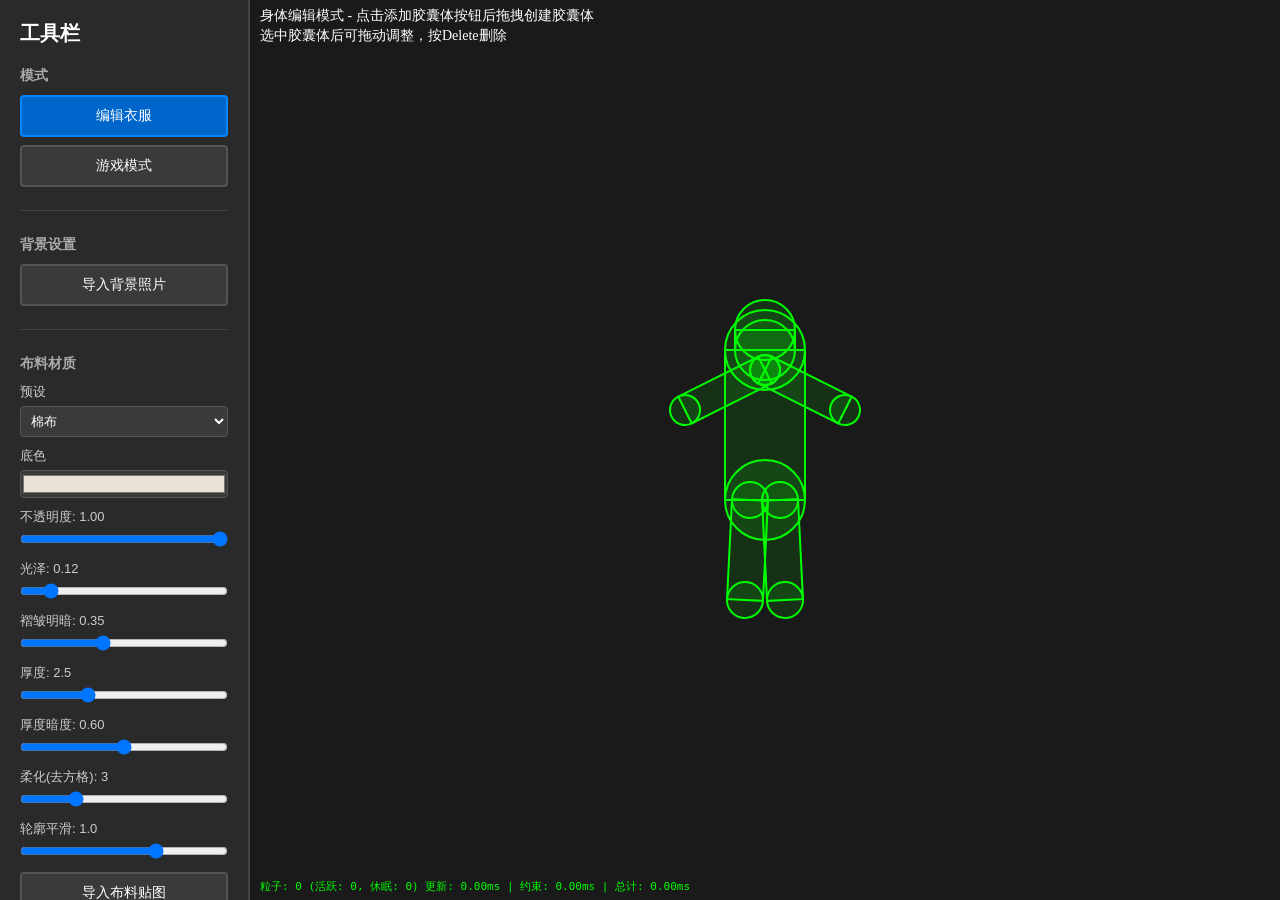
<file: index.html>
<!DOCTYPE html>
<html lang="zh-CN">
<head>
    <meta charset="UTF-8">
    <meta name="viewport" content="width=device-width, initial-scale=1.0">
    <title>布料模拟游戏</title>
    <link rel="stylesheet" href="css/style.css">
</head>
<body>
    <div id="app">
        <div id="toolbar">
            <h2>工具栏</h2>
            <div class="tool-section">
                <h3>模式</h3>
                <button id="mode-edit-cloth" class="tool-btn active">编辑衣服</button>
                <button id="mode-play" class="tool-btn">游戏模式</button>
            </div>
            <div class="tool-section" id="body-tools">
                <h3>背景设置</h3>
                <button id="load-image" class="tool-btn">导入背景照片</button>
                <input type="file" id="image-input" accept="image/*" style="display:none">
            </div>
            <div class="tool-section" id="cloth-tools" style="display:none">
                <h3>衣服编辑</h3>
                <button id="draw-cloth" class="tool-btn">绘制衣服</button>
                <button id="import-cloth" class="tool-btn">导入衣服图片</button>
                <input type="file" id="cloth-image-input" accept="image/*" style="display:none">
                <button id="finish-cloth" class="tool-btn" style="display:none">完成绘制</button>
                <button id="cancel-cloth" class="tool-btn" style="display:none">取消绘制</button>
                <button id="pin-points" class="tool-btn">固定点模式</button>
                <button id="draw-track" class="tool-btn">绘制滑轨</button>
                <button id="finish-track" class="tool-btn" style="display:none">完成滑轨</button>
                <button id="cancel-track" class="tool-btn" style="display:none">取消滑轨</button>
                <button id="bind-track" class="tool-btn">绑定滑轨节点</button>
                <button id="clear-track" class="tool-btn">清除滑轨</button>
                <label>滑轨摩擦力: <span id="track-friction-value">0.1</span><input type="range" id="track-friction" min="0" max="1" step="0.02" value="0.1"></label>
                <button id="clear-cloth" class="tool-btn">清除衣服</button>
                <label>弹性系数: <span id="stiffness-value">0.5</span><input type="range" id="cloth-stiffness" min="0.1" max="1.0" step="0.05" value="0.5"></label>
                <label>网格间距(越小越密): <span id="resolution-value">8</span><input type="range" id="cloth-resolution" min="5" max="25" step="1" value="8"></label>
            </div>
            <div class="tool-section" id="cloth-transform-tools" style="display:none">
                <h3>衣服变换</h3>
                <label>缩放: <span id="cloth-scale-value">1.00</span><input type="range" id="cloth-scale" min="0.2" max="3.0" step="0.05" value="1.0"></label>
                <label>X偏移: <span id="cloth-offset-x-value">0</span><input type="range" id="cloth-offset-x" min="-500" max="500" step="10" value="0"></label>
                <label>Y偏移: <span id="cloth-offset-y-value">0</span><input type="range" id="cloth-offset-y" min="-500" max="500" step="10" value="0"></label>
                <label>透明度: <span id="cloth-preview-opacity-value">0.70</span><input type="range" id="cloth-preview-opacity" min="0.1" max="1" step="0.05" value="0.7"></label>
                <button id="confirm-cloth-import" class="tool-btn">确认生成布料</button>
                <button id="cancel-cloth-import" class="tool-btn">取消导入</button>
            </div>
            <div class="tool-section" id="material-tools">
                <h3>布料材质</h3>
                <label>预设
                    <select id="mat-preset">
                        <option value="cotton">棉布</option>
                        <option value="silk">丝绸</option>
                        <option value="denim">牛仔</option>
                        <option value="leather">皮革</option>
                        <option value="lace">蕾丝</option>
                    </select>
                </label>
                <label>底色 <input type="color" id="mat-color" value="#e8e2d5"></label>
                <label>不透明度: <span id="mat-opacity-value">1.00</span><input type="range" id="mat-opacity" min="0.15" max="1" step="0.05" value="1"></label>
                <label>光泽: <span id="mat-sheen-value">0.12</span><input type="range" id="mat-sheen" min="0" max="1" step="0.02" value="0.12"></label>
                <label>褶皱明暗: <span id="mat-fold-value">0.35</span><input type="range" id="mat-fold" min="0" max="0.9" step="0.05" value="0.35"></label>
                <label>厚度: <span id="mat-thickness-value">2.5</span><input type="range" id="mat-thickness" min="0" max="8" step="0.5" value="2.5"></label>
                <label>厚度暗度: <span id="mat-thickness-darken-value">0.60</span><input type="range" id="mat-thickness-darken" min="0.2" max="1" step="0.05" value="0.6"></label>
                <label>柔化(去方格): <span id="mat-blur-value">3</span><input type="range" id="mat-blur" min="0" max="12" step="0.5" value="3"></label>
                <label>轮廓平滑: <span id="mat-smooth-value">1.0</span><input type="range" id="mat-smooth" min="0" max="1.5" step="0.1" value="1"></label>
                <button id="mat-load-texture" class="tool-btn">导入布料贴图</button>
                <button id="mat-clear-texture" class="tool-btn">清除贴图</button>
                <input type="file" id="mat-texture-input" accept="image/*" style="display:none">
                <label>贴图质量
                    <select id="mat-tex-mode">
                        <option value="fast">快速(每格取色)</option>
                        <option value="fine">精细(逐格贴图)</option>
                    </select>
                </label>
                <label>显示方式
                    <select id="mat-render-mode">
                        <option value="material">材质</option>
                        <option value="both">材质+网格</option>
                        <option value="wireframe">仅网格</option>
                    </select>
                </label>
                <label><input type="checkbox" id="mat-show-nodes" checked> 显示节点标记</label>
            </div>
            <div class="tool-section" id="play-tools" style="display:none">
                <h3>交互工具</h3>
                <button id="tool-hand" class="tool-btn active">手(拖拽)</button>
                <button id="tool-knife" class="tool-btn">小刀(切割)</button>
                <!-- 隐藏未完善的风场功能
                <button id="tool-wind" class="tool-btn">风场</button>
                -->
            </div>
            <div class="tool-section">
                <h3>场景管理</h3>
                <button id="save-scene" class="tool-btn">保存场景到文件</button>
                <button id="load-scene" class="tool-btn">从文件读取场景</button>
                <button id="quick-save" class="tool-btn">快速保存</button>
                <button id="quick-load" class="tool-btn">快速读取</button>
                <input type="file" id="scene-file-input" accept=".json" style="display:none">
            </div>
            <div class="tool-section">
                <h3>控制</h3>
                <button id="reset" class="tool-btn">重置</button>
                <label>重力: <span id="gravity-value">1200</span><input type="range" id="gravity" min="300" max="2500" step="100" value="1200"></label>
            </div>
        </div>
        <div id="canvas-container">
            <canvas id="main-canvas"></canvas>
        </div>
    </div>

    <script type="module" src="src/main.js"></script>
</body>
</html>
</file>
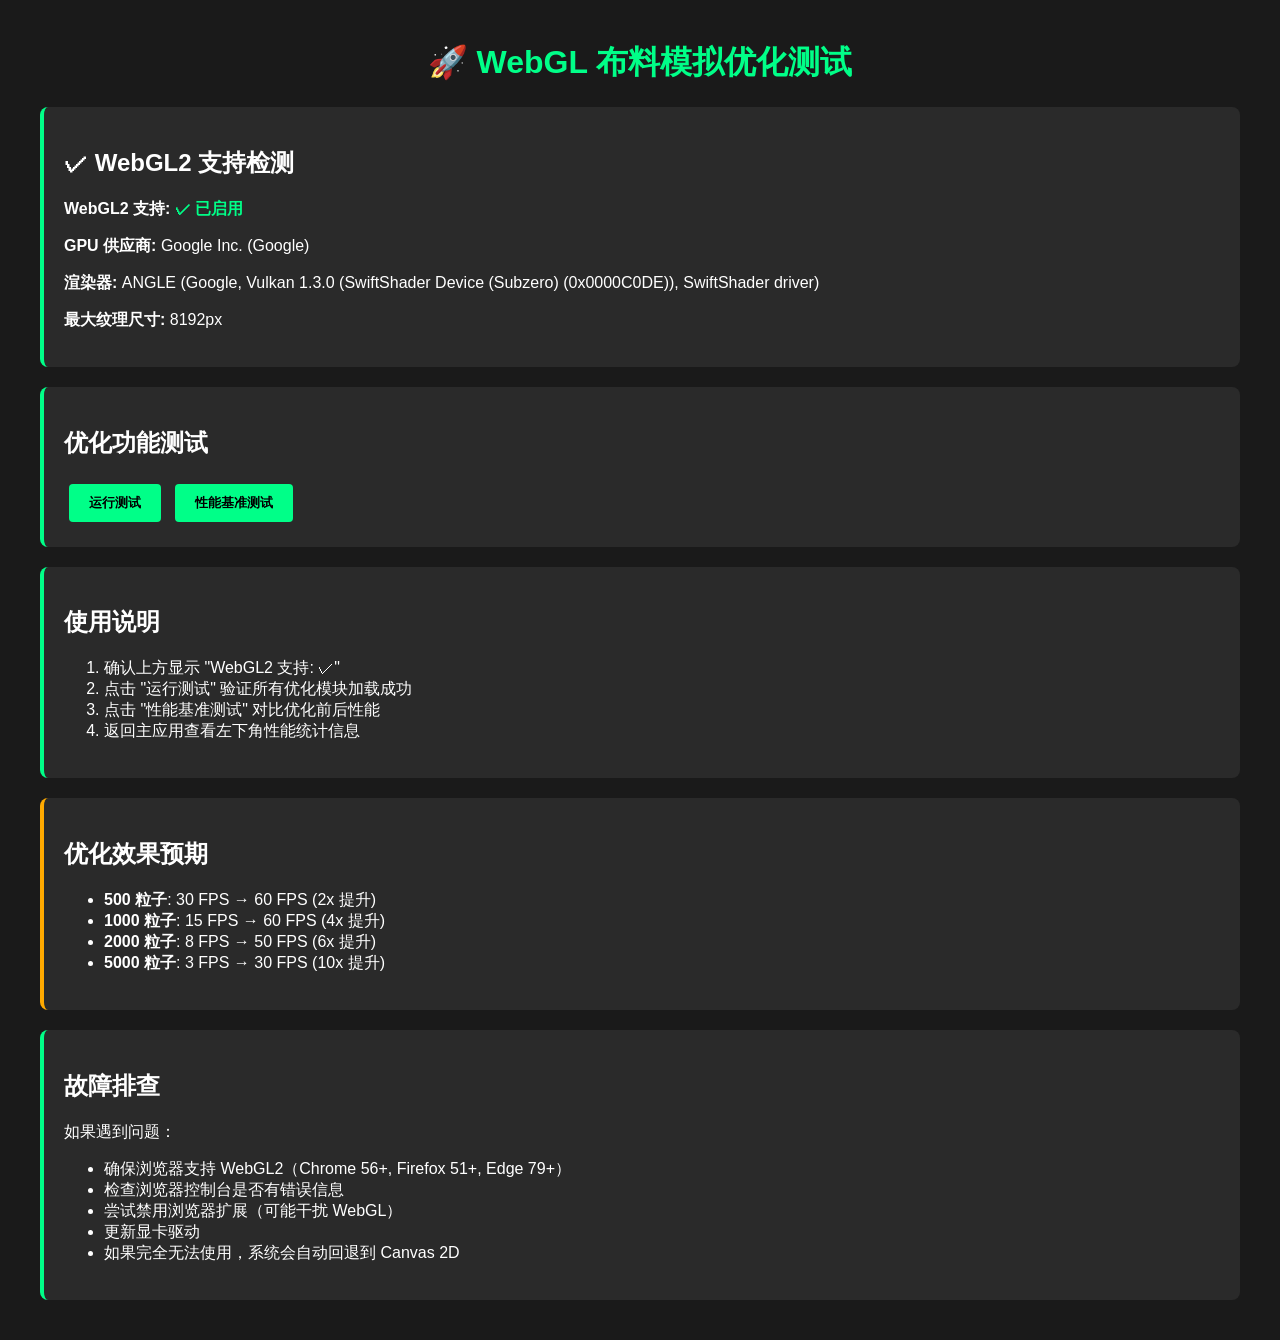
<file: test-optimization.html>
<!DOCTYPE html>
<html lang="zh-CN">
<head>
    <meta charset="UTF-8">
    <meta name="viewport" content="width=device-width, initial-scale=1.0">
    <title>WebGL 优化测试</title>
    <style>
        body {
            margin: 0;
            padding: 20px;
            font-family: 'Segoe UI', Tahoma, Geneva, Verdana, sans-serif;
            background: #1a1a1a;
            color: #fff;
        }
        .container {
            max-width: 1200px;
            margin: 0 auto;
        }
        h1 {
            text-align: center;
            color: #00ff88;
        }
        .info-box {
            background: #2a2a2a;
            padding: 20px;
            border-radius: 8px;
            margin: 20px 0;
            border-left: 4px solid #00ff88;
        }
        .success {
            border-left-color: #00ff88;
        }
        .warning {
            border-left-color: #ffaa00;
        }
        .error {
            border-left-color: #ff4444;
        }
        .test-result {
            margin: 10px 0;
            padding: 10px;
            background: #333;
            border-radius: 4px;
        }
        .test-result h3 {
            margin: 0 0 10px 0;
            color: #00aaff;
        }
        code {
            background: #000;
            padding: 2px 6px;
            border-radius: 3px;
            color: #00ff88;
        }
        .metric {
            display: inline-block;
            margin: 5px 10px;
            padding: 5px 10px;
            background: #000;
            border-radius: 4px;
        }
        .metric-value {
            color: #00ff88;
            font-weight: bold;
        }
        button {
            background: #00ff88;
            color: #000;
            border: none;
            padding: 10px 20px;
            border-radius: 4px;
            cursor: pointer;
            font-weight: bold;
            margin: 5px;
        }
        button:hover {
            background: #00dd77;
        }
    </style>
</head>
<body>
    <div class="container">
        <h1>🚀 WebGL 布料模拟优化测试</h1>

        <div class="info-box success" id="webgl-status">
            <h2>WebGL 支持检测</h2>
            <p>正在检测...</p>
        </div>

        <div class="info-box">
            <h2>优化功能测试</h2>
            <div id="test-results"></div>
            <button onclick="runTests()">运行测试</button>
            <button onclick="runBenchmark()">性能基准测试</button>
        </div>

        <div class="info-box">
            <h2>使用说明</h2>
            <ol>
                <li>确认上方显示 "WebGL2 支持: ✓"</li>
                <li>点击 "运行测试" 验证所有优化模块加载成功</li>
                <li>点击 "性能基准测试" 对比优化前后性能</li>
                <li>返回主应用查看左下角性能统计信息</li>
            </ol>
        </div>

        <div class="info-box warning">
            <h2>优化效果预期</h2>
            <ul>
                <li><strong>500 粒子</strong>: 30 FPS → 60 FPS (2x 提升)</li>
                <li><strong>1000 粒子</strong>: 15 FPS → 60 FPS (4x 提升)</li>
                <li><strong>2000 粒子</strong>: 8 FPS → 50 FPS (6x 提升)</li>
                <li><strong>5000 粒子</strong>: 3 FPS → 30 FPS (10x 提升)</li>
            </ul>
        </div>

        <div class="info-box">
            <h2>故障排查</h2>
            <p>如果遇到问题：</p>
            <ul>
                <li>确保浏览器支持 WebGL2（Chrome 56+, Firefox 51+, Edge 79+）</li>
                <li>检查浏览器控制台是否有错误信息</li>
                <li>尝试禁用浏览器扩展（可能干扰 WebGL）</li>
                <li>更新显卡驱动</li>
                <li>如果完全无法使用，系统会自动回退到 Canvas 2D</li>
            </ul>
        </div>
    </div>

    <script type="module">
        // 检测 WebGL 支持
        function checkWebGLSupport() {
            const statusBox = document.getElementById('webgl-status');

            const canvas = document.createElement('canvas');
            const gl = canvas.getContext('webgl2');

            if (gl) {
                const debugInfo = gl.getExtension('WEBGL_debug_renderer_info');
                const vendor = debugInfo ? gl.getParameter(debugInfo.UNMASKED_VENDOR_WEBGL) : 'Unknown';
                const renderer = debugInfo ? gl.getParameter(debugInfo.UNMASKED_RENDERER_WEBGL) : 'Unknown';

                statusBox.className = 'info-box success';
                statusBox.innerHTML = `
                    <h2>✓ WebGL2 支持检测</h2>
                    <p><strong>WebGL2 支持:</strong> <span class="metric-value">✓ 已启用</span></p>
                    <p><strong>GPU 供应商:</strong> ${vendor}</p>
                    <p><strong>渲染器:</strong> ${renderer}</p>
                    <p><strong>最大纹理尺寸:</strong> ${gl.getParameter(gl.MAX_TEXTURE_SIZE)}px</p>
                `;
            } else {
                statusBox.className = 'info-box error';
                statusBox.innerHTML = `
                    <h2>✗ WebGL2 不支持</h2>
                    <p>你的浏览器不支持 WebGL2。优化将使用 Canvas 2D 回退模式。</p>
                    <p>建议使用最新版 Chrome、Firefox 或 Edge 浏览器。</p>
                `;
            }
        }

        // 测试模块加载
        window.runTests = async function() {
            const resultsDiv = document.getElementById('test-results');
            resultsDiv.innerHTML = '<p>正在运行测试...</p>';

            const results = [];

            // 测试 1: 优化的布料系统
            try {
                const { ClothSystemOptimized } = await import('./src/systems/cloth-simulation-optimized.js');
                const system = new ClothSystemOptimized();
                results.push({
                    name: '优化的布料系统',
                    status: 'success',
                    details: `粒子休眠: ✓ | 空间哈希: ✓ | 子步数: ${system.substeps} | 迭代: ${system.constraintIterations}`
                });
            } catch (e) {
                results.push({
                    name: '优化的布料系统',
                    status: 'error',
                    details: e.message
                });
            }

            // 测试 2: WebGL 渲染器
            try {
                const { ClothRendererWebGL } = await import('./src/systems/cloth-renderer-webgl.js');
                const canvas = document.createElement('canvas');
                const renderer = new ClothRendererWebGL(canvas);
                results.push({
                    name: 'WebGL 渲染器',
                    status: renderer.gl ? 'success' : 'warning',
                    details: renderer.gl ? '着色器编译: ✓ | 缓冲区: ✓' : 'WebGL2 不可用，回退到 Canvas 2D'
                });
            } catch (e) {
                results.push({
                    name: 'WebGL 渲染器',
                    status: 'error',
                    details: e.message
                });
            }

            // 显示结果
            let html = '';
            results.forEach(result => {
                const icon = result.status === 'success' ? '✓' : result.status === 'warning' ? '⚠' : '✗';
                html += `
                    <div class="test-result">
                        <h3>${icon} ${result.name}</h3>
                        <p>${result.details}</p>
                    </div>
                `;
            });
            resultsDiv.innerHTML = html;
        };

        // 性能基准测试
        window.runBenchmark = async function() {
            const resultsDiv = document.getElementById('test-results');
            resultsDiv.innerHTML = '<p>正在运行基准测试（需要 10-15 秒）...</p>';

            try {
                const { ClothSystemOptimized } = await import('./src/systems/cloth-simulation-optimized.js');
                const { ClothSystem } = await import('./src/systems/cloth-simulation.js');
                const { Vector2D } = await import('./src/utils/vector2d.js');

                // 创建测试数据
                const outline = [
                    new Vector2D(100, 100),
                    new Vector2D(300, 100),
                    new Vector2D(300, 300),
                    new Vector2D(100, 300)
                ];

                const benchmarks = [];

                // 测试原版系统
                const originalSystem = new ClothSystem();
                originalSystem.resolution = 10;
                originalSystem.createFromOutline(outline);

                let startTime = performance.now();
                for (let i = 0; i < 100; i++) {
                    originalSystem.update(0.016, { constrainPointGentle: () => {} });
                }
                const originalTime = performance.now() - startTime;

                benchmarks.push({
                    name: '原版系统',
                    particles: originalSystem.particles.length,
                    time: originalTime,
                    fps: (100 / (originalTime / 1000)).toFixed(1)
                });

                // 测试优化系统
                const optimizedSystem = new ClothSystemOptimized();
                optimizedSystem.resolution = 10;
                optimizedSystem.createFromOutline(outline);

                startTime = performance.now();
                for (let i = 0; i < 100; i++) {
                    optimizedSystem.update(0.016, { constrainPointGentle: () => {} });
                }
                const optimizedTime = performance.now() - startTime;

                benchmarks.push({
                    name: '优化系统',
                    particles: optimizedSystem.particles.length,
                    time: optimizedTime,
                    fps: (100 / (optimizedTime / 1000)).toFixed(1)
                });

                // 计算提升
                const improvement = ((originalTime / optimizedTime) * 100 - 100).toFixed(1);

                // 显示结果
                let html = '<h3>基准测试结果 (100 帧)</h3>';
                benchmarks.forEach(b => {
                    html += `
                        <div class="test-result">
                            <h3>${b.name}</h3>
                            <div class="metric">粒子数: <span class="metric-value">${b.particles}</span></div>
                            <div class="metric">总耗时: <span class="metric-value">${b.time.toFixed(1)} ms</span></div>
                            <div class="metric">等效 FPS: <span class="metric-value">${b.fps}</span></div>
                        </div>
                    `;
                });
                html += `<div class="test-result"><h3>性能提升: <span class="metric-value">${improvement}%</span></h3></div>`;
                resultsDiv.innerHTML = html;

            } catch (e) {
                resultsDiv.innerHTML = `<div class="test-result"><h3>✗ 测试失败</h3><p>${e.message}</p></div>`;
            }
        };

        // 页面加载时检测
        checkWebGLSupport();
    </script>
</body>
</html>
</file>
<file: css/style.css>
* {
    margin: 0;
    padding: 0;
    box-sizing: border-box;
}

body {
    font-family: 'Microsoft YaHei', Arial, sans-serif;
    overflow: hidden;
    background: #1a1a1a;
    color: #fff;
}

#app {
    display: flex;
    height: 100vh;
}

#toolbar {
    width: 250px;
    background: #2a2a2a;
    padding: 20px;
    overflow-y: auto;
    border-right: 2px solid #444;
}

#toolbar h2 {
    margin-bottom: 20px;
    color: #fff;
    font-size: 20px;
}

.tool-section {
    margin-bottom: 25px;
    padding-bottom: 15px;
    border-bottom: 1px solid #444;
}

.tool-section h3 {
    margin-bottom: 10px;
    color: #aaa;
    font-size: 14px;
}

.tool-btn {
    width: 100%;
    padding: 10px;
    margin-bottom: 8px;
    background: #3a3a3a;
    border: 2px solid #555;
    color: #fff;
    cursor: pointer;
    border-radius: 4px;
    transition: all 0.2s;
    font-size: 14px;
}

.tool-btn:hover {
    background: #4a4a4a;
    border-color: #666;
}

.tool-btn.active {
    background: #0066cc;
    border-color: #0088ff;
}

label {
    display: block;
    margin-bottom: 10px;
    font-size: 13px;
    color: #ccc;
}

input[type="range"] {
    width: 100%;
    margin-top: 5px;
}

select {
    width: 100%;
    margin-top: 5px;
    padding: 6px;
    background: #3a3a3a;
    border: 1px solid #555;
    color: #fff;
    border-radius: 4px;
    font-size: 13px;
}

input[type="color"] {
    width: 100%;
    height: 28px;
    margin-top: 5px;
    padding: 0;
    background: #3a3a3a;
    border: 1px solid #555;
    border-radius: 4px;
    cursor: pointer;
}

input[type="checkbox"] {
    vertical-align: middle;
    margin-right: 6px;
}

#canvas-container {
    flex: 1;
    position: relative;
    background: #1a1a1a;
}

#main-canvas {
    display: block;
    width: 100%;
    height: 100%;
    cursor: crosshair;
}

#main-canvas.hand-cursor {
    cursor: grab;
}

#main-canvas.hand-cursor:active {
    cursor: grabbing;
}

#main-canvas.knife-cursor {
    cursor: crosshair;
}
</file>
